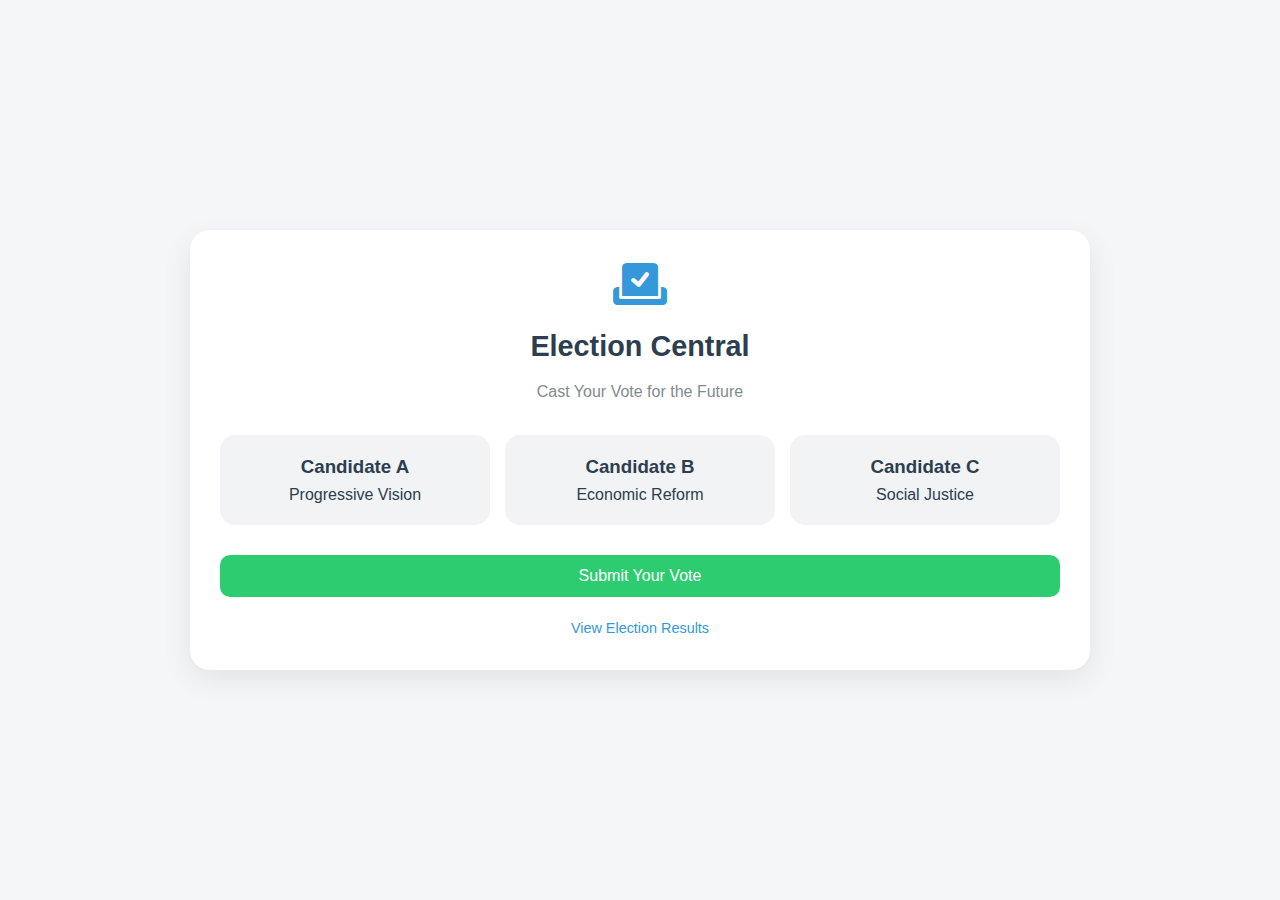
<file: templates/index.html>
<!DOCTYPE html>
<html lang="en">
<head>
    <meta charset="UTF-8">
    <meta name="viewport" content="width=device-width, initial-scale=1.0">
    <title>Election Central - Cast Your Vote</title>
    <link href="https://cdnjs.cloudflare.com/ajax/libs/font-awesome/6.0.0-beta3/css/all.min.css" rel="stylesheet">
    <link rel="stylesheet" href="../static/style.css">
</head>
<body>
    <div class="voting-container">
        <div class="header">
            <i class="fas fa-vote-yea"></i>
            <h1>Election Central</h1>
            <p class="subtitle">Cast Your Vote for the Future</p>
        </div>

        <form id="voteForm">
            <div class="candidate-grid">
                <label class="candidate-card" onclick="selectCandidate(this)">
                    <input type="radio" name="candidate" value="Candidate A" required>
                    <h3>Candidate A</h3>
                    <p>Progressive Vision</p>
                </label>
                <label class="candidate-card" onclick="selectCandidate(this)">
                    <input type="radio" name="candidate" value="Candidate B" required>
                    <h3>Candidate B</h3>
                    <p>Economic Reform</p>
                </label>
                <label class="candidate-card" onclick="selectCandidate(this)">
                    <input type="radio" name="candidate" value="Candidate C" required>
                    <h3>Candidate C</h3>
                    <p>Social Justice</p>
                </label>
            </div>

            <button type="submit" class="submit-btn">Submit Your Vote</button>
        </form>

        <div id="message"></div>

        <a href="results.html" class="results-link">
            View Election Results
        </a>
    </div>

    <script>
        function selectCandidate(card) {
            document.querySelectorAll('.candidate-card').forEach(c => {
                c.classList.remove('selected');
            });
            
            card.classList.add('selected');
            card.querySelector('input[type="radio"]').checked = true;
        }

        document.getElementById('voteForm').addEventListener('submit', function(e) {
            e.preventDefault();

            const candidate = document.querySelector('input[name="candidate"]:checked').value;
            
            fetch('https://voting-application-gkf0.onrender.com/submit_vote', {
                method: 'POST',
                headers: {
                    'Content-Type': 'application/json',
                },
                body: JSON.stringify({ candidate: candidate }),
            })
            .then(response => response.json())
            .then(data => {
                const messageEl = document.getElementById('message');
                messageEl.innerText = data.message;
                messageEl.classList.add('show');

                // Hide message after 3 seconds
                setTimeout(() => {
                    messageEl.classList.remove('show');
                }, 3000);
            })
            .catch(error => {
                console.error('Error:', error);
                const messageEl = document.getElementById('message');
                messageEl.innerText = 'Error submitting vote. Please try again.';
                messageEl.classList.add('show');
                
                // Hide error message after 3 seconds
                setTimeout(() => {
                    messageEl.classList.remove('show');
                }, 3000);
            });
        });
    </script>
</body>
</html>
</file>
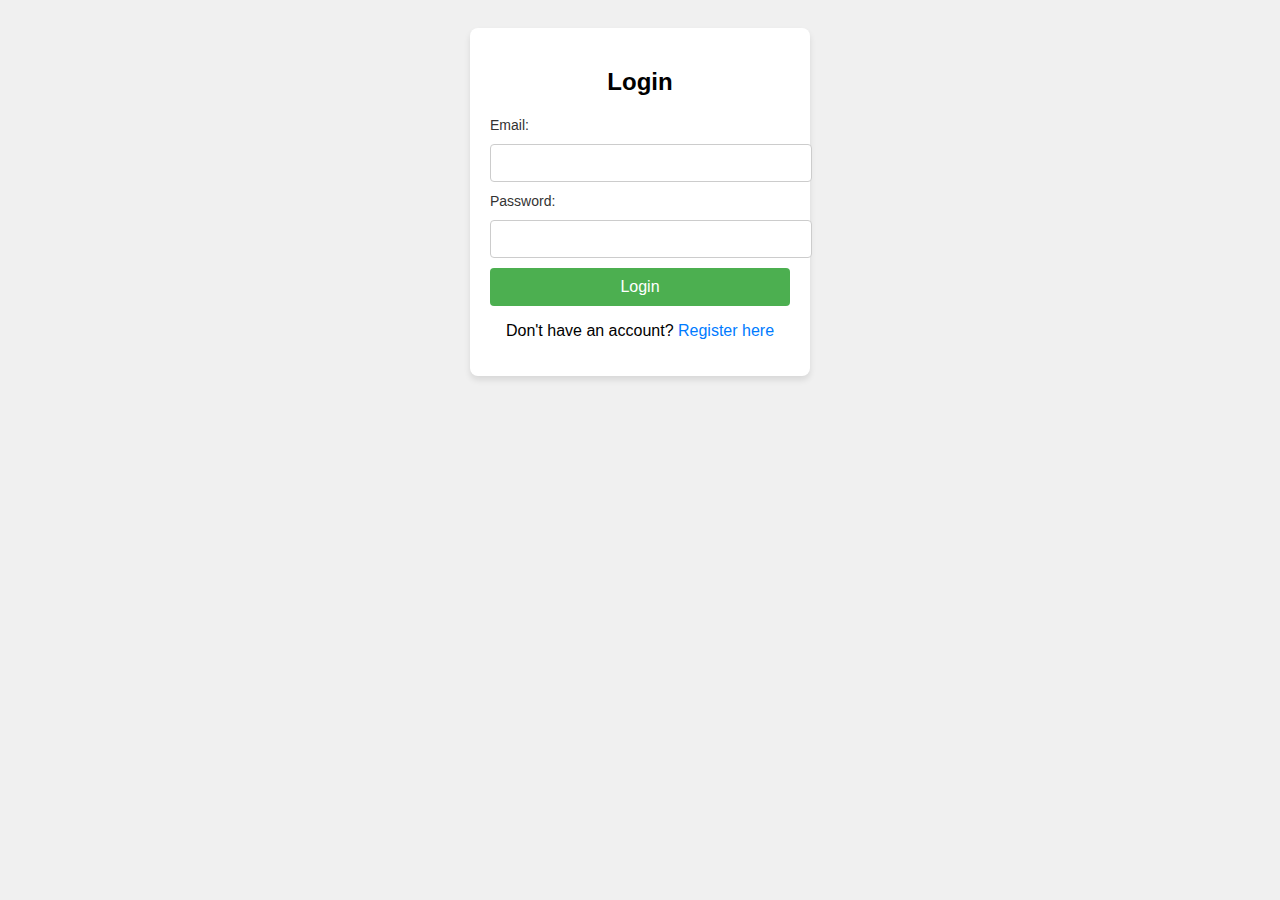
<file: templates/login.html>
<!DOCTYPE html>
<html lang="en">
<head>
    <meta charset="UTF-8">
    <meta name="viewport" content="width=device-width, initial-scale=1.0">
    <title>Login & Register</title>
    <style>
        body {
            font-family: Arial, sans-serif;
            background-color: #f0f0f0;
            padding: 20px;
        }
        .container {
            width: 300px;
            margin: 0 auto;
            background-color: #fff;
            padding: 20px;
            box-shadow: 0px 4px 6px rgba(0, 0, 0, 0.1);
            border-radius: 8px;
        }
        h2 {
            text-align: center;
        }
        label {
            font-size: 14px;
            color: #333;
        }
        input[type="text"], input[type="password"], input[type="email"] {
            width: 100%;
            padding: 10px;
            margin: 10px 0;
            border: 1px solid #ccc;
            border-radius: 4px;
            font-size: 14px;
        }
        .btn {
            width: 100%;
            padding: 10px;
            background-color: #4CAF50;
            color: white;
            border: none;
            border-radius: 4px;
            font-size: 16px;
            cursor: pointer;
        }
        .btn:hover {
            background-color: #45a049;
        }
        .form-toggle {
            text-align: center;
            margin-top: 10px;
        }
        .form-toggle a {
            color: #007BFF;
            text-decoration: none;
        }
        .form-toggle a:hover {
            text-decoration: underline;
        }
    </style>
</head>
<body>

<div class="container" id="login-form">
    <h2>Login</h2>
    <form onsubmit="login(event)">
        <label for="login-email">Email:</label>
        <input type="email" id="login-email" name="email" required>
        
        <label for="login-password">Password:</label>
        <input type="password" id="login-password" name="password" required>
        
        <button type="submit" class="btn">Login</button>
    </form>
    <div class="form-toggle">
        <p>Don't have an account? <a href="#" onclick="toggleForms()">Register here</a></p>
    </div>
</div>

<div class="container" id="register-form" style="display: none;">
    <h2>Register</h2>
    <form onsubmit="register(event)">
        <label for="register-name">Full Name:</label>
        <input type="text" id="register-name" name="name" required>
        
        <label for="register-email">Email:</label>
        <input type="email" id="register-email" name="email" required>
        
        <label for="register-password">Password:</label>
        <input type="password" id="register-password" name="password" required>
        
        <button type="submit" class="btn">Register</button>
    </form>
    <div class="form-toggle">
        <p>Already have an account? <a href="#" onclick="toggleForms()">Login here</a></p>
    </div>
</div>

<script>
    const users = [];

    function toggleForms() {
        var loginForm = document.getElementById('login-form');
        var registerForm = document.getElementById('register-form');
        
        if (loginForm.style.display === 'none') {
            loginForm.style.display = 'block';
            registerForm.style.display = 'none';
        } else {
            loginForm.style.display = 'none';
            registerForm.style.display = 'block';
        }
    }

    function register(event) {
        event.preventDefault();

        const name = document.getElementById('register-name').value;
        const email = document.getElementById('register-email').value;
        const password = document.getElementById('register-password').value;

        // Save user to the "users" array (simulation of server-side storage)
        users.push({ name, email, password });

        alert("Registration successful. You can now login.");
        toggleForms();
    }

    function login(event) {
        event.preventDefault();

        const email = document.getElementById('login-email').value;
        const password = document.getElementById('login-password').value;

        // Find user by email and validate password
        const user = users.find(u => u.email === email && u.password === password);
        
        if (user) {
            alert("Login successful!");
            window.location.href = 'index.html'; // Redirect to index.html after successful login
        } else {
            alert("Invalid email or password. Please try again.");
        }
    }
</script>

</body>
</html>
</file>
<file: static/style.css>
:root {
    --primary-color: #3498db;
    --secondary-color: #2ecc71;
    --background-color: #f4f6f7;
    --card-color: #ffffff;
    --text-color: #2c3e50;
}

* {
    margin: 0;
    padding: 0;
    box-sizing: border-box;
}

body {
    font-family: 'Inter', sans-serif;
    background-color: var(--background-color);
    display: flex;
    justify-content: center;
    align-items: center;
    min-height: 100vh;
    line-height: 1.6;
    color: var(--text-color);
    padding: 15px;
}

.voting-container,
.results-container {
    background-color: var(--card-color);
    border-radius: 20px;
    box-shadow: 0 10px 30px rgba(0, 0, 0, 0.08);
    padding: 30px;
    width: 100%;
    max-width: 900px;
    text-align: center;
    transition: all 0.3s ease;
}

.header {
    margin-bottom: 30px;
}

.header i {
    font-size: 3rem;
    color: var(--primary-color);
    margin-bottom: 15px;
}

h1 {
    font-size: 1.8rem;
    color: var(--text-color);
    font-weight: 700;
    margin-bottom: 10px;
}

.subtitle {
    color: #7f8c8d;
    font-size: 1rem;
    margin-bottom: 20px;
}

.candidate-grid {
    display: grid;
    grid-template-columns: repeat(auto-fit, minmax(150px, 1fr));
    gap: 15px;
    margin-bottom: 30px;
}

.candidate-card {
    background-color: #f1f3f4;
    border-radius: 15px;
    padding: 15px;
    cursor: pointer;
    transition: all 0.3s ease;
    border: 2px solid transparent;
    display: flex;
    flex-direction: column;
    align-items: center;
    justify-content: center;
}

.candidate-card:hover {
    transform: scale(1.05);
    border-color: var(--primary-color);
}

.candidate-card input[type="radio"] {
    display: none;
}

.candidate-card.selected {
    background-color: var(--primary-color);
    color: white;
}

.submit-btn {
    background-color: var(--secondary-color);
    color: white;
    border: none;
    padding: 12px;
    border-radius: 10px;
    width: 100%;
    font-size: 1rem;
    cursor: pointer;
    transition: background-color 0.3s ease;
}

.submit-btn:hover {
    background-color: #27ae60;
}

#message {
    margin-top: 20px;
    font-weight: 600;
    opacity: 0;
    transition: opacity 0.3s ease;
}

#message.show {
    opacity: 1;
}

.results-link,
.back-link {
    display: block;
    margin-top: 20px;
    color: var(--primary-color);
    text-decoration: none;
    font-size: 0.9rem;
}

.results-grid {
    display: grid;
    grid-template-columns: 1fr 1fr;
    gap: 20px;
    margin-bottom: 30px;
}

#results-table {
    width: 100%;
    border-collapse: collapse;
}

#results-table th,
#results-table td {
    border: 1px solid #ddd;
    padding: 12px;
    text-align: left;
}

#results-table thead {
    background-color: var(--primary-color);
    color: white;
}

.total-votes {
    margin-bottom: 20px;
    font-size: 1.2rem;
}

.back-link i {
    margin-right: 10px;
}

@media (max-width: 768px) {
    .voting-container,
    .results-container {
        padding: 20px;
    }

    .candidate-grid,
    .results-grid {
        grid-template-columns: 1fr;
    }

    h1 {
        font-size: 1.5rem;
    }

    .header i {
        font-size: 2.5rem;
    }
}

#message {
    margin-top: 20px;
    font-weight: 600;
    opacity: 0;
    transition: opacity 0.3s ease;
    color: var(--secondary-color); /* Success message color */
}

#message.show {
    opacity: 1;
}
</file>
